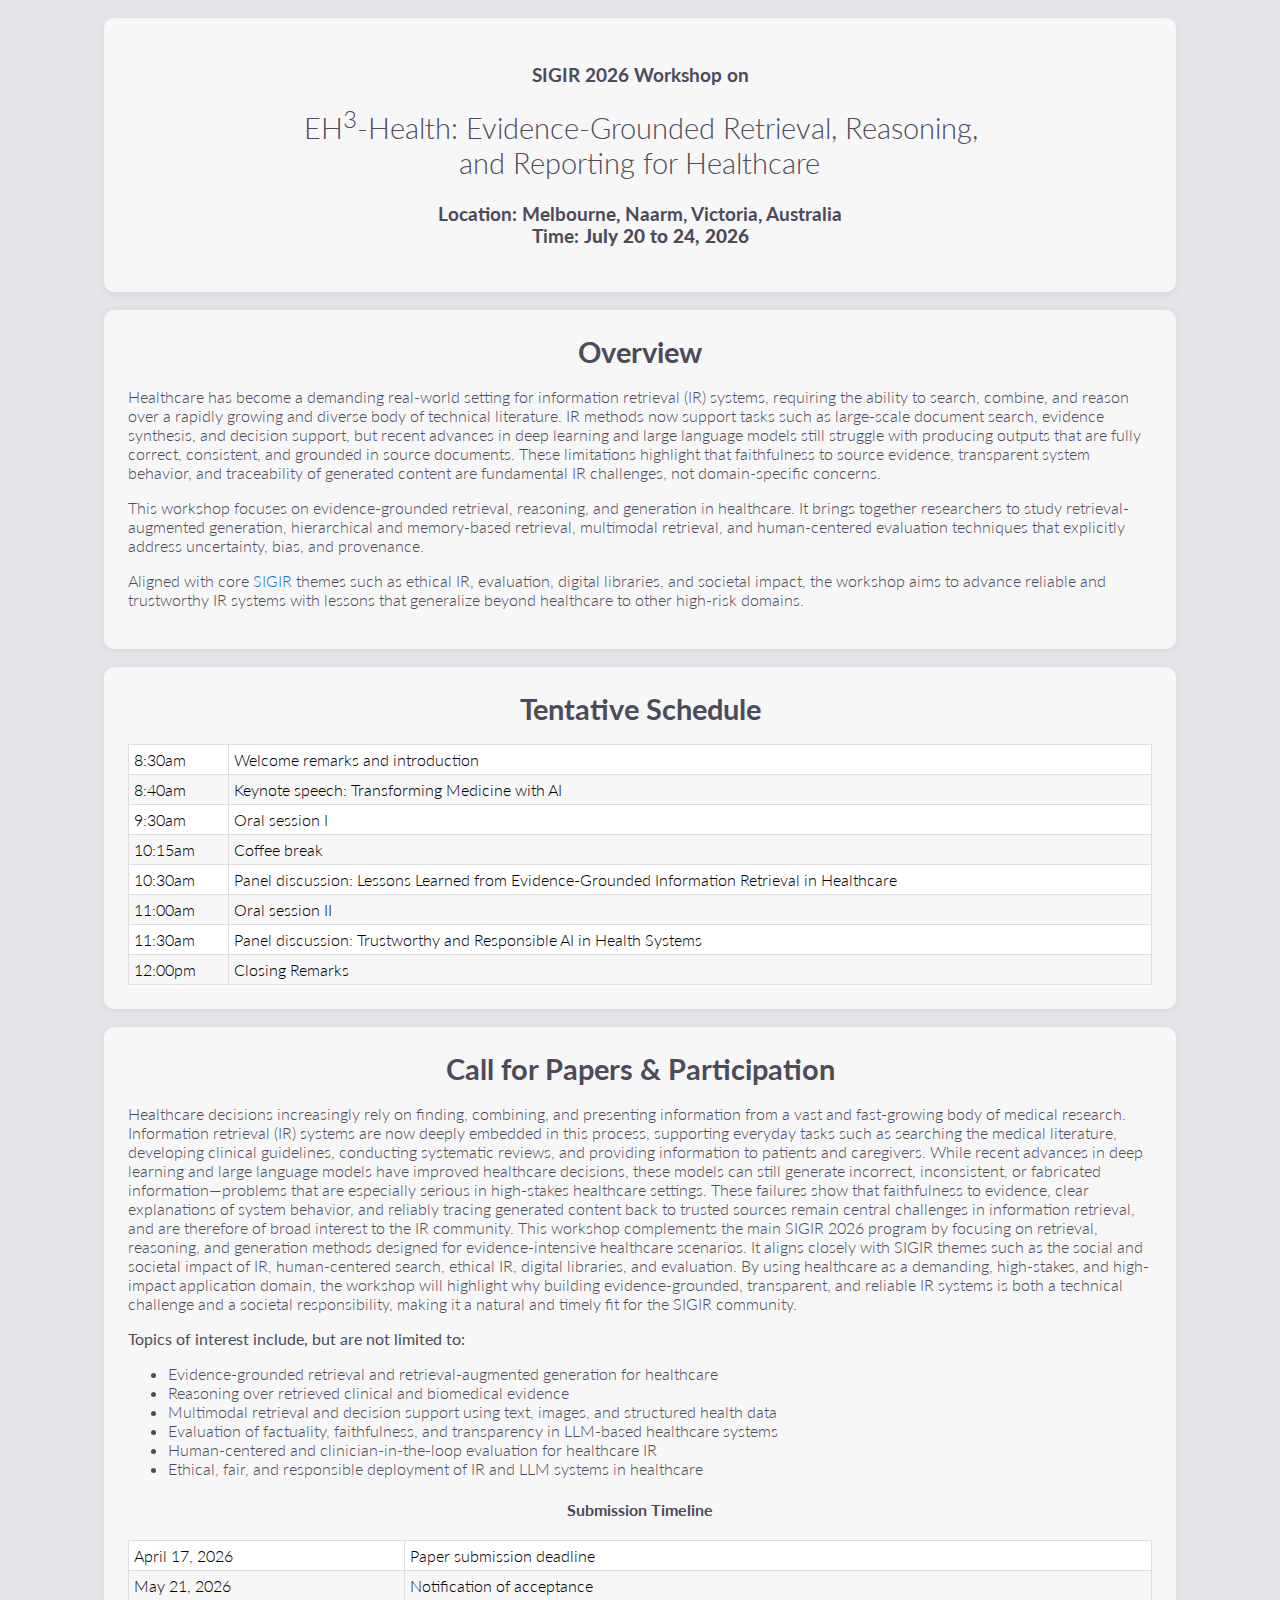
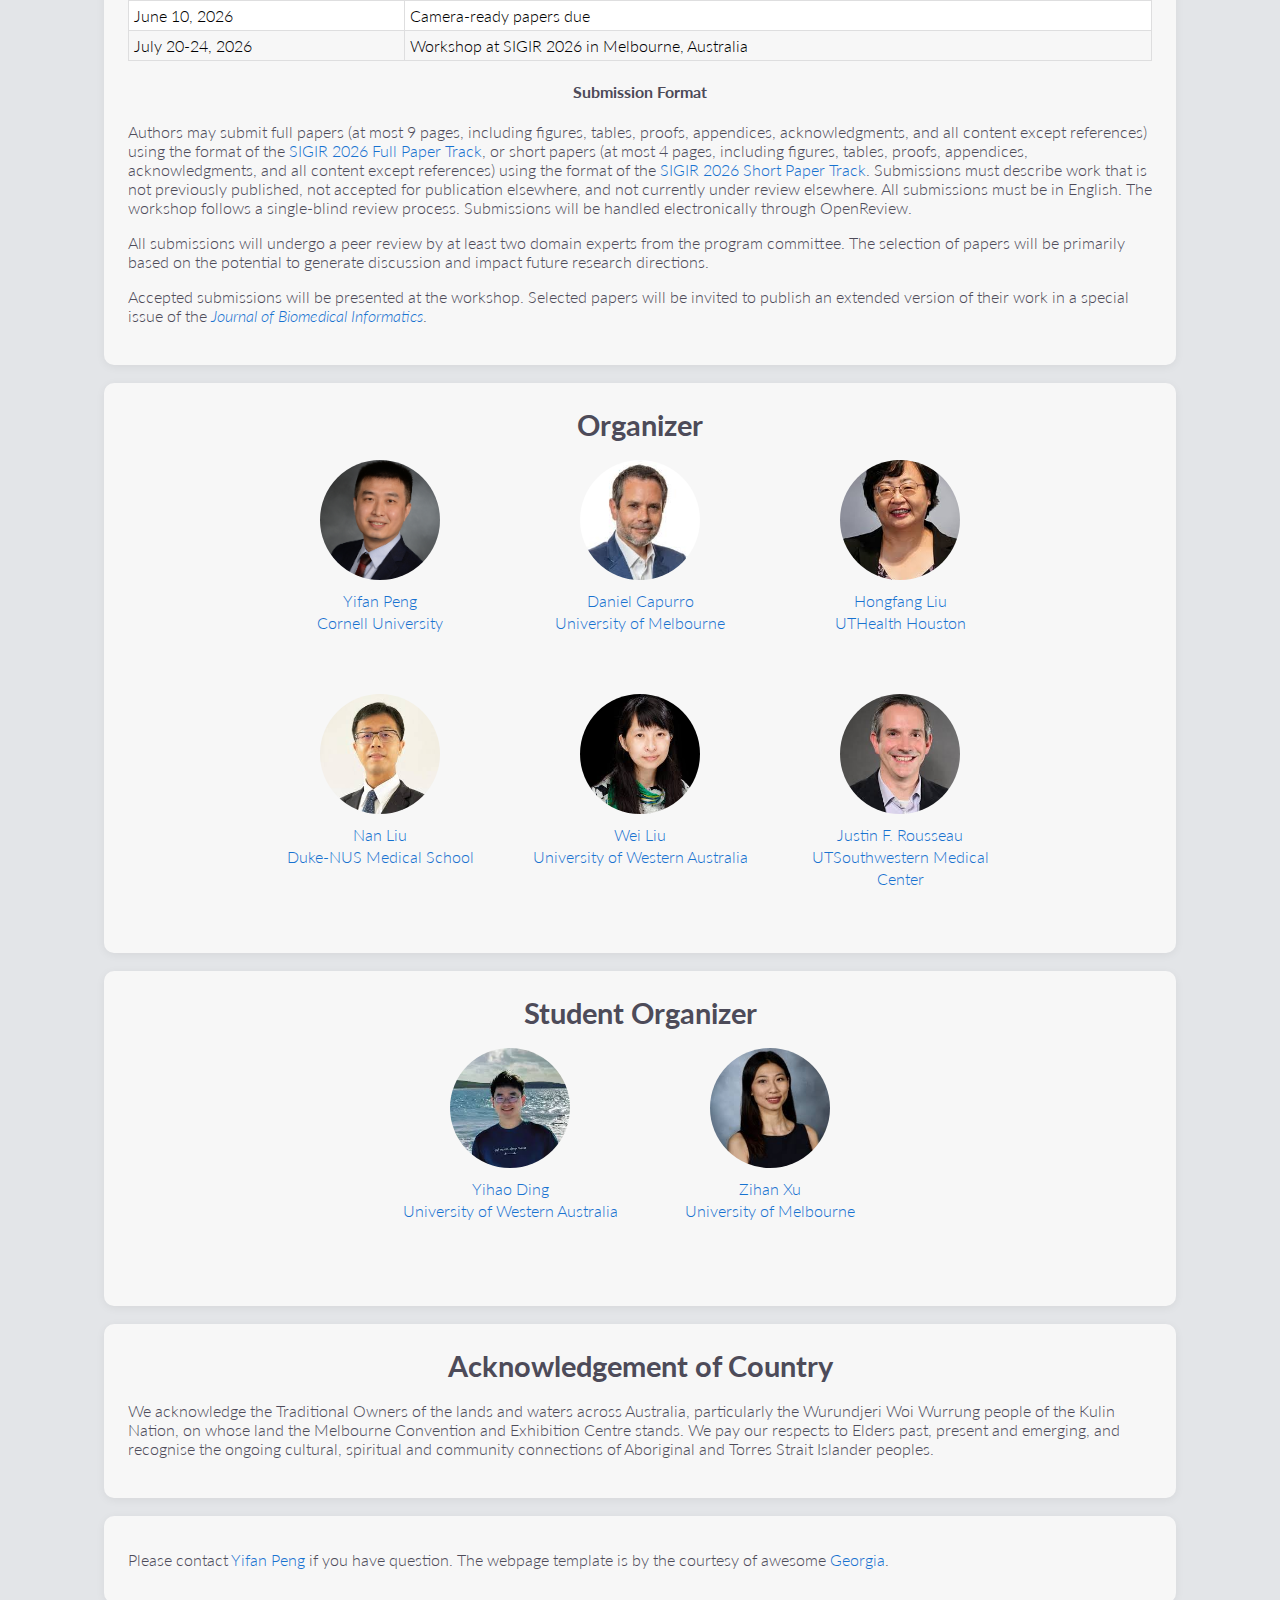
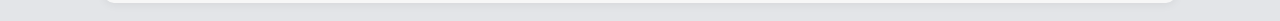
<file: index.html>
<!DOCTYPE html PUBLIC "-//W3C//DTD XHTML 1.0 Transitional//EN" "http://www.w3.org/TR/xhtml1/DTD/xhtml1-transitional.dtd">
<html xmlns="http://www.w3.org/1999/xhtml">
<head>
<meta http-equiv="Content-Type" content="text/html; charset=utf-8" />
<title>SIGIR 2026 Workshop on ER3-Health - Evidence-Grounded Retrieval, Reasoning, and Reporting for Healthcare</title>
<link href='http://fonts.googleapis.com/css?family=Lato:400,700' rel='stylesheet' type='text/css'/>
<link href="css/style.css" rel="stylesheet" type="text/css"/>
</head>

<body>
<!-- ===== Top Navigation Bar ===== -->
<!-- <div class="topnav">
  <div class="topnav-inner">
    <span class="brand">ER<sup>3</sup> Health Workshop</span>
    <a href="index.html">Home</a>
    <a href="call.html">Call for Papers</a>
  </div>
</div>
<br> -->
<div class="container">
  <table border="0" align="center">
    <tr>
      <td width="700" align="center" valign="middle"><h3>SIGIR 2026 Workshop on</h3>
      <span class="title">EH<sup>3</sup>-Health: Evidence-Grounded Retrieval, Reasoning, and Reporting for Healthcare</span></td>
    </tr>
    <tr>
      <td colspan="3" align="center">
        <h3>
          Location: Melbourne, Naarm, Victoria, Australia<br />
          Time: <b>July 20 to 24, 2026</b>
        </h3>
      </td>
    </tr>
  </table>
<!--   <p><img src="figures/teaser.jpg" width="1000" align="middle" /></p> -->
</div>


<div class="container">
  <h2>Overview</h2>
    <div class="overview">
    <p>Healthcare has become a demanding real-world setting for information retrieval (IR) systems, requiring the ability to search, combine, and reason over a rapidly growing and diverse body of technical literature. IR methods now support tasks such as large-scale document search, evidence synthesis, and decision support, but recent advances in deep learning and large language models still struggle with producing outputs that are fully correct, consistent, and grounded in source documents. These limitations highlight that faithfulness to source evidence, transparent system behavior, and traceability of generated content are fundamental IR challenges, not domain-specific concerns. </p>

    <p>This workshop focuses on evidence-grounded retrieval, reasoning, and generation in healthcare. It brings together researchers to study retrieval-augmented generation, hierarchical and memory-based retrieval, multimodal retrieval, and human-centered evaluation techniques that explicitly address uncertainty, bias, and provenance.</p>

    <p> Aligned with core <a href="https://sigir2026.org/en-AU">SIGIR</a> themes such as ethical IR, evaluation, digital libraries, and societal impact, the workshop aims to advance reliable and trustworthy IR systems with lessons that generalize beyond healthcare to other high-risk domains.</p>
    </div>
</div>


<div class="container">
  <h2>Tentative Schedule</h2>
<div class="table_component" role="region" tabindex="0">
<table>
    <tbody>
        <tr>
            <td>8:30am</td>
            <td>Welcome remarks and introduction</td>
        </tr>
        <tr>
            <td>8:40am</td>
            <td>Keynote speech: Transforming Medicine with AI</td>
        </tr>
        <tr>
            <td>9:30am</td>
            <td>Oral session I</td>
        </tr>
        <tr>
            <td>10:15am</td>
            <td>Coffee break</td>
        </tr>
        <tr>
            <td>10:30am</td>
            <td>Panel discussion: Lessons Learned from Evidence-Grounded Information Retrieval in Healthcare</td>
        </tr>
        <tr>
            <td>11:00am</td>
            <td>Oral session II</td>
        </tr>
        <tr>
            <td>11:30am</td>
            <td>Panel discussion: Trustworthy and Responsible AI in Health Systems</td>
        </tr>
        <tr>
            <td>12:00pm</td>
            <td>Closing Remarks</td>
        </tr>
    </tbody>
</table>
</div>
</div>

<div class="container">
  <h2>Call for Papers & Participation</h2>
  <div class="overview">
    <p>Healthcare decisions increasingly rely on finding, combining, and presenting information from a vast and fast-growing body of medical research. Information retrieval (IR) systems are now deeply embedded in this process, supporting everyday tasks such as searching the medical literature, developing clinical guidelines, conducting systematic reviews, and providing information to patients and caregivers. While recent advances in deep learning and large language models have improved healthcare decisions, these models can still generate incorrect, inconsistent, or fabricated information—problems that are especially serious in high-stakes healthcare settings. These failures show that faithfulness to evidence, clear explanations of system behavior, and reliably tracing generated content back to trusted sources remain central challenges in information retrieval, and are therefore of broad interest to the IR community. This workshop complements the main SIGIR 2026 program by focusing on retrieval, reasoning, and generation methods designed for evidence-intensive healthcare scenarios. It aligns closely with SIGIR themes such as the social and societal impact of IR, human-centered search, ethical IR, digital libraries, and evaluation. By using healthcare as a demanding, high-stakes, and high-impact application domain, the workshop will highlight why building evidence-grounded, transparent, and reliable IR systems is both a technical challenge and a societal responsibility, making it a natural and timely fit for the SIGIR community.</p>

    <p><b>Topics of interest include, but are not limited to:</b></p>
    <ul>
      <li>Evidence-grounded retrieval and retrieval-augmented generation for healthcare</li>
      <li>Reasoning over retrieved clinical and biomedical evidence</li>
      <li>Multimodal retrieval and decision support using text, images, and structured health data</li>
      <li>Evaluation of factuality, faithfulness, and transparency in LLM-based healthcare systems</li>
      <li>Human-centered and clinician-in-the-loop evaluation for healthcare IR</li>
      <li>Ethical, fair, and responsible deployment of IR and LLM systems in healthcare</li>
    </ul>
  </div>

  <h4>Submission Timeline</h4>
<div class="table_component" role="region" tabindex="0">
<table>
    <tbody>
        <tr>
            <td>April 17, 2026</td>
            <td>Paper submission deadline</td>
        </tr>
        <tr>
            <td>May 21, 2026</td>
            <td>Notification of acceptance</td>
        </tr>
        <tr>
            <td>June 10, 2026</td>
            <td>Camera-ready papers due</td>
        </tr>
        <tr>
            <td>July 20-24, 2026</td>
            <td>Workshop at SIGIR 2026 in Melbourne, Australia</td>
        </tr>
    </tbody>
</table>
</div>

  <h4>Submission Format</h4>
    <div class="overview">
    <p>Authors may submit full papers (at most 9 pages, including figures, tables, proofs, appendices, acknowledgments, and all content except references) using the format of the <a href="https://sigir2026.org/en-AU/pages/submissions/full-papers-track">SIGIR 2026 Full Paper Track</a>, or short papers (at most 4 pages, including figures, tables, proofs, appendices, acknowledgments, and all content except references) using the format of the <a href="https://sigir2026.org/en-AU/pages/submissions/short-papers-track">SIGIR 2026 Short Paper Track</a>. Submissions must describe work that is not previously published, not accepted for publication elsewhere, and not currently under review elsewhere. All submissions must be in English. The workshop follows a single-blind review process. Submissions will be handled electronically through OpenReview.</p>
    <p>All submissions will undergo a peer review by at least two domain experts from the program committee. The selection of papers will be primarily based on the potential to generate discussion and impact future research directions.</p>
    <p>Accepted submissions will be presented at the workshop. Selected papers will be invited to publish an extended version of their work in a special issue of the <i><a href="https://www.sciencedirect.com/journal/journal-of-biomedical-informatics">Journal of Biomedical Informatics</a></i>.</p>
    </div>
</div>

<div class="container">
  <h2>Organizer</h2>
  <div class="organizer-row">
      <div class="instructor">
        <a href="https://penglab.weill.cornell.edu/">
          <div class="instructorphoto"><img src="figures/yifan_peng.jpg"></div>
          <div>Yifan Peng<br>Cornell University<br></div>
        </a>
      </div>
      <div class="instructor">
        <a href="https://findanexpert.unimelb.edu.au/profile/852679-daniel-capurro-nario">
          <div class="instructorphoto"><img src="figures/Daniel.jpg"></div>
          <div>Daniel Capurro<br>University of Melbourne<br></div>
        </a>
      </div>

      <div class="instructor">
        <a href="https://sbmi.uth.edu/faculty-and-staff/hongfang-liu.htm">
          <div class="instructorphoto"><img src="figures/hongfang.jpg"></div>
          <div>Hongfang Liu<br>UTHealth Houston<br></div>
        </a>
      </div>
  </div>
  <div class="organizer-row">
      <div class="instructor">
        <a href="https://www.duke-nus.edu.sg/directory/detail/liu-nan">
          <div class="instructorphoto"><img src="figures/nan.jpg"></div>
          <div>Nan Liu<br>Duke-NUS Medical School<br></div>
        </a>
      </div>
      <div class="instructor">
        <a href="https://research-repository.uwa.edu.au/en/persons/wei-liu/">
          <div class="instructorphoto"><img src="figures/wei.jpg"></div>
          <div>Wei Liu<br>University of Western Australia<br></div>
        </a>
      </div>
      <div class="instructor">
        <a href="https://profiles.utsouthwestern.edu/profile/224197/justin-rousseau.html">
          <div class="instructorphoto"><img src="figures/justin.jpg"></div>
          <div>Justin F. Rousseau<br>UTSouthwestern Medical Center<br></div>
        </a>
      </div>
  </div>
</div>

<div class="container">
  <h2>Student Organizer</h2>
  <div class="organizer-row">
      <div class="instructor">
        <a href="https://research-repository.uwa.edu.au/en/persons/yihao-ding/">
          <div class="instructorphoto"><img src="figures/yihao.jpg"></div>
          <div>Yihao Ding<br>University of Western Australia<br></div>
        </a>
      </div>
      <div class="instructor">
        <a href="https://cis.unimelb.edu.au/people/graduate-researchers/artificial-intelligence/zihan-xu">
          <div class="instructorphoto"><img src="figures/zihan.jpg"></div>
          <div>Zihan Xu<br>University of Melbourne<br></div>
        </a>
      </div>

  </div>
</div>

<div class="container">
  <h2>Acknowledgement of Country</h2>
  <div class="overview">
    <p>We acknowledge the Traditional Owners of the lands and waters across Australia, particularly the Wurundjeri Woi Wurrung people of the Kulin Nation, on whose land the Melbourne Convention and Exhibition Centre stands. We pay our respects to Elders past, present and emerging, and recognise the ongoing cultural, spiritual and community connections of Aboriginal and Torres Strait Islander peoples.</p>
  </div>
</div>
<div class="containersmall">
    <p>Please contact <a href="yip4002@med.cornell.edu">Yifan Peng</a> if you have question. The webpage template is by the courtesy of awesome <a href="https://gkioxari.github.io/">Georgia</a>.</p>
</div>

<!--<p align="center" class="acknowledgement">Last updated: Jan. 6, 2017</p>-->
</body>
</html>
</file>
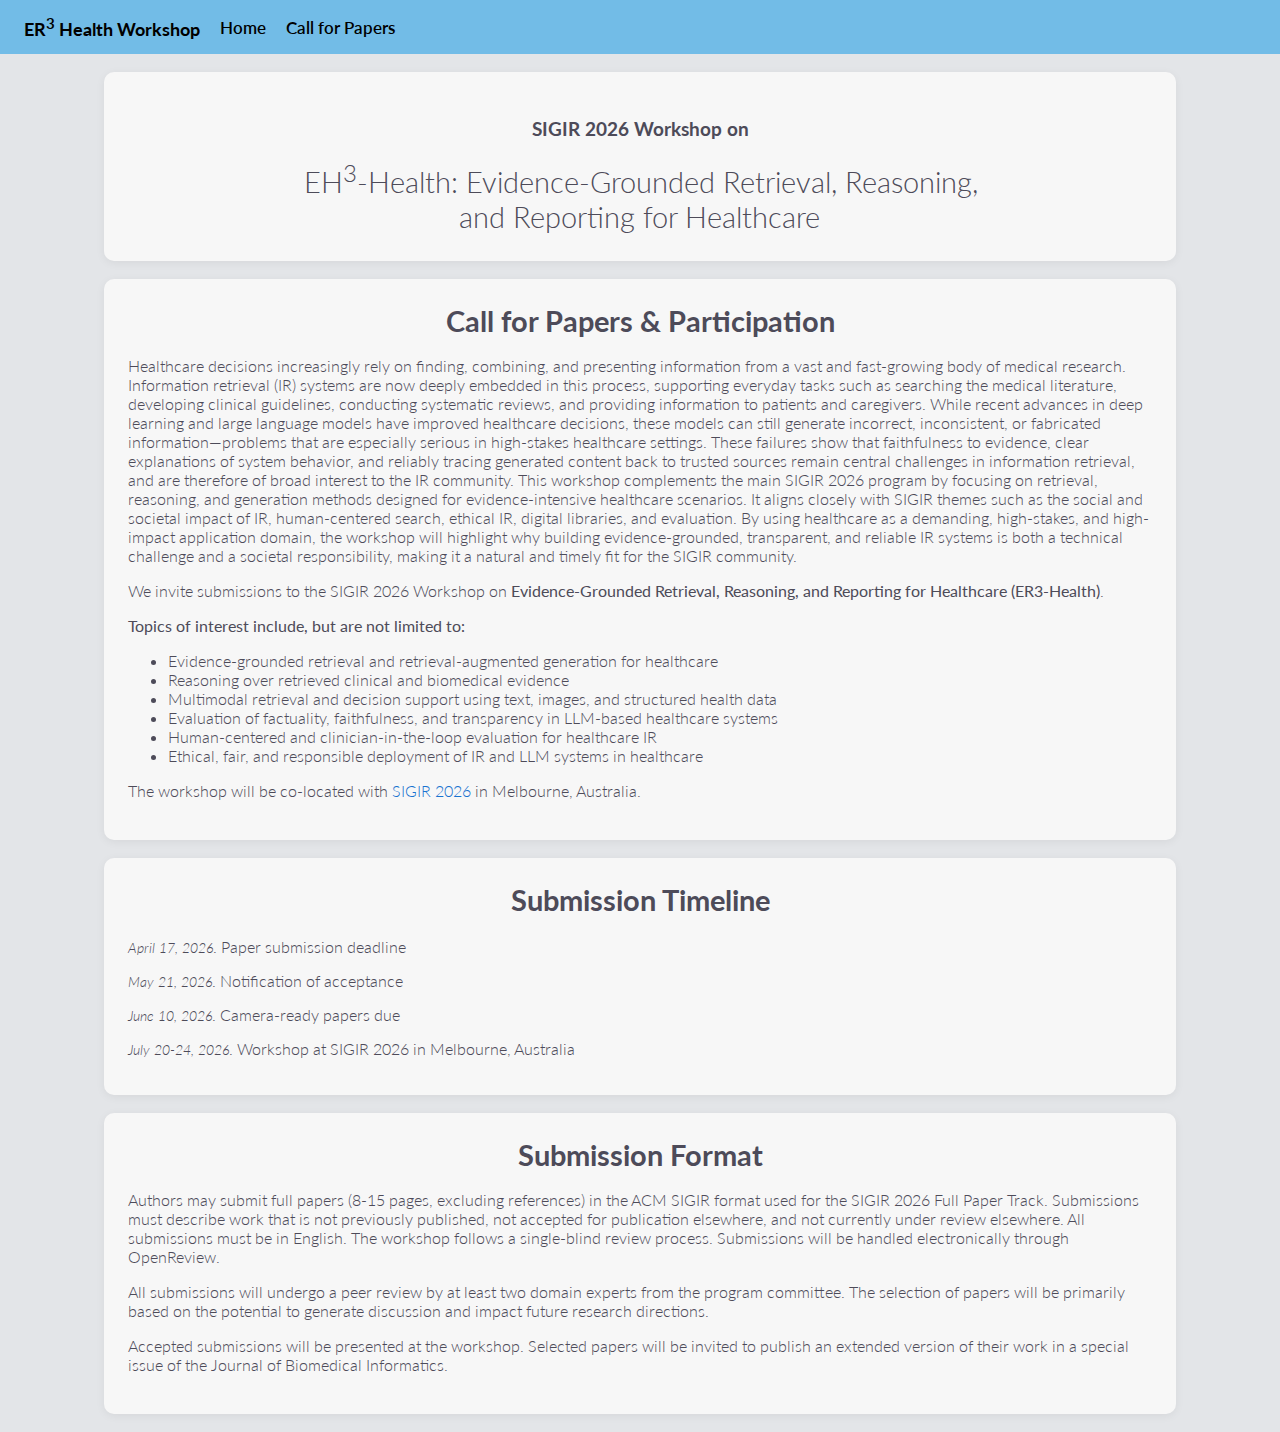
<file: call.html>
<!DOCTYPE html PUBLIC "-//W3C//DTD XHTML 1.0 Transitional//EN" "http://www.w3.org/TR/xhtml1/DTD/xhtml1-transitional.dtd">
<html xmlns="http://www.w3.org/1999/xhtml">
<head>
<meta http-equiv="Content-Type" content="text/html; charset=utf-8" />
<title>Call for Papers | SIGIR 2026 ER3-Health Workshop</title>
<link href='http://fonts.googleapis.com/css?family=Lato:400,700' rel='stylesheet' type='text/css'>
<link href="css/style.css" rel="stylesheet" type="text/css" />
</head>

<body>
<!-- ===== Top Navigation Bar ===== -->
<div class="topnav">
  <div class="topnav-inner">
    <span class="brand">ER<sup>3</sup> Health Workshop</span>
    <a href="index.html">Home</a>
    <a href="call.html">Call for Papers</a>
  </div>
</div>
<div class="container">
  <table border="0" align="center">
    <tr>
      <td width="700" align="center" valign="middle"><h3>SIGIR 2026 Workshop on</h3>
      <span class="title">EH<sup>3</sup>-Health: Evidence-Grounded Retrieval, Reasoning, and Reporting for Healthcare</span></td>
    </tr>
  </table>
<!--   <p><img src="figures/teaser.jpg" width="1000" align="middle" /></p> -->
</div>
<div class="container">
  <h2>Call for Papers & Participation</h2>

  <div class="overview">
    <p>Healthcare decisions increasingly rely on finding, combining, and presenting information from a vast and fast-growing body of medical research. Information retrieval (IR) systems are now deeply embedded in this process, supporting everyday tasks such as searching the medical literature, developing clinical guidelines, conducting systematic reviews, and providing information to patients and caregivers. While recent advances in deep learning and large language models have improved healthcare decisions, these models can still generate incorrect, inconsistent, or fabricated information—problems that are especially serious in high-stakes healthcare settings. These failures show that faithfulness to evidence, clear explanations of system behavior, and reliably tracing generated content back to trusted sources remain central challenges in information retrieval, and are therefore of broad interest to the IR community. This workshop complements the main SIGIR 2026 program by focusing on retrieval, reasoning, and generation methods designed for evidence-intensive healthcare scenarios. It aligns closely with SIGIR themes such as the social and societal impact of IR, human-centered search, ethical IR, digital libraries, and evaluation. By using healthcare as a demanding, high-stakes, and high-impact application domain, the workshop will highlight why building evidence-grounded, transparent, and reliable IR systems is both a technical challenge and a societal responsibility, making it a natural and timely fit for the SIGIR community.</p>
    <p>
      We invite submissions to the SIGIR 2026 Workshop on
      <b>Evidence-Grounded Retrieval, Reasoning, and Reporting for Healthcare (ER3-Health)</b>.
    </p>

    <p><b>Topics of interest include, but are not limited to:</b></p>
    <ul>
      <li>Evidence-grounded retrieval and retrieval-augmented generation for healthcare</li>
      <li>Reasoning over retrieved clinical and biomedical evidence</li>
      <li>Multimodal retrieval and decision support using text, images, and structured health data</li>
      <li>Evaluation of factuality, faithfulness, and transparency in LLM-based healthcare systems</li>
      <li>Human-centered and clinician-in-the-loop evaluation for healthcare IR</li>
      <li>Ethical, fair, and responsible deployment of IR and LLM systems in healthcare</li>
    </ul>
    <p>The workshop will be co-located with <a href="https://sigir2026.org/en-AU">SIGIR 2026</a> in Melbourne, Australia.</p>
  </div>
</div>

<div class="container">
    <h2>Submission Timeline</h2>
        <div class="schedule">
        <p><span class="announce_date">April 17, 2026</span>. Paper submission deadline</p>
        <p><span class="announce_date">May 21, 2026</span>. Notification of acceptance</p>
        <p><span class="announce_date">June 10, 2026</span>. Camera-ready papers due</p>
        <p><span class="announce_date">July 20-24, 2026</span>. Workshop at SIGIR 2026 in Melbourne, Australia</p>
        </div>
</div>
<div class="container">
    <h2>Submission Format</h2>
    <div class="overview">
    <p>Authors may submit full papers (8-15 pages, excluding references) in the ACM SIGIR format used for the SIGIR 2026 Full Paper Track. Submissions must describe work that is not previously published, not accepted for publication elsewhere, and not currently under review elsewhere. All submissions must be in English. The workshop follows a single-blind review process. Submissions will be handled electronically through OpenReview.</p>
    <p>All submissions will undergo a peer review by at least two domain experts from the program committee. The selection of papers will be primarily based on the potential to generate discussion and impact future research directions.</p>
    <p>Accepted submissions will be presented at the workshop. Selected papers will be invited to publish an extended version of their work in a special issue of the Journal of Biomedical Informatics.</p>
    </div>
</div>

</body>
</html>
</file>
<file: css/style.css>
/* CSS Document */

 
body {
	/*background: #f7f7f7;*/
	background: #e3e5e8;
	color: #f7f7f7;
    font-family: 'Lato', Verdana, Helvetica, sans-serif;;
    font-weight: 300;
	font-size:16px;
	margin:0;
	padding: 0;
}

/* Headings */

h1 {
  	font-size:30pt;
}

h2 {
	font-size:22pt;
}

h3 {
  	font-size:14pt;
}


/* Hyperlinks */

a:link {
  color: #1772d0;
  text-decoration: none;
}

a:visited {
  color: #1772d0;
  text-decoration: none;
}

a:active {
  color: red;
  text-decoration: none;
}

a:hover {
	color: #f09228;
  text-decoration: none;
}


/* Main page container */


.container {
  width: 1024px;
  margin: 18px auto;                
  padding: 24px 24px;               
  text-align: center;
  color: #4d4b59;
  background: #f7f7f7;

  border-radius: 10px;              
  box-shadow: 0 2px 10px rgba(0,0,0,0.06);
}
.container h2 {
  margin-top: 0;          
  margin-bottom: 18px;    
}
.overview {
	text-align: left;
}


.containersmall {
  max-width: 1024px;
  width: 100%;
  margin: 18px auto;
  padding: 18px 24px;
  text-align: left;
  color: #4d4b59;
  background: #f7f7f7;

  border-radius: 10px;
  box-shadow: 0 2px 10px rgba(0,0,0,0.06);
}


.schedule {
  width: 100%;          /* ✅ 和 container 同宽 */
  max-width: none;      /* ✅ 别限制 700 */
  margin: 0;            /* ✅ 不需要 auto 居中，因为它本来就在 container 里 */
  padding: 0;           /* ✅ 不要再套一层 padding（否则像贴/像重复边距） */
  text-align: left;
  background: transparent;  /* ✅ 不要再白底，否则白底叠白底很怪 */
}
.schedule p {
  margin: 10px 0;
  line-height: 1.5;
}


/* Title and menu */

.title{
	font-size: 22pt;
	margin: 1px;
}

.menubar {
  white-space: nowrap;
  margin-bottom: 0em;
  text-align:center;
  font-size:16px;
}


/* Announcements */

.announce_date {
	font-size: .875em;
	font-style: italic;
}
.announce {
	font-size: inherit;
}
.schedule_week {
	font-size: small;
	background-color: #CCF;
}


/* Schedule */

/*table.schedule {
	border-width: 1px;
	border-spacing: 2px;
	border-style: none;
	border-color: #000;
	border-collapse: collapse;
	background-color: white;
}

p.subtitle {
	text-indent: -5em;
	margin-left: 5em;
}

/* Notes */

table.notes {
	border: none;
	border-collapse: collapse;
}

.notes td {
	border-bottom: 1px solid;
	padding-bottom: 5px;
	padding-top: 5px;
}*/


.table_component {
    overflow: auto;
    width: 100%;
}

.table_component table {
    border: 1px solid #dededf;
    height: 100%;
    width: 100%;
    table-layout: auto;
    border-collapse: collapse;
    border-spacing: 1px;
    text-align: left;
}

.table_component caption {
    caption-side: top;
    text-align: left;
}

.table_component th {
    border: 1px solid #dededf;
    background-color: #eceff1;
    color: #000000;
    padding: 5px;
}

.table_component td {
    border: 1px solid #dededf;
    padding: 5px;
}

.table_component tr:nth-child(even) td {
/*    background-color: #ffffff;*/
    color: #000000;
}

.table_component tr:nth-child(odd) td {
    background-color: #ffffff;
    color: #000000;
}


/* Problem sets */

table.psets {
/*	border: none;*/
	border-collapse: collapse;
}

.psets td {
	border-bottom: 1px solid;
	padding-bottom: 5px;
	padding-top: 5px;
}


.acknowledgement 
{ 
	font-size: .875em; 
}

.code { 
	font-family: "Courier New", Courier, monospace 
}

.instructorphotosmall img {
  width: 60px;
  border-radius: 60px;
  margin-bottom: 10px;
}

.instructorphoto img {
  width: 120px;
  height: 120px;
  object-fit: cover;
  border-radius: 50%;
  margin-bottom: 10px;
}
.organizer-row {
  display: flex;
  justify-content: center;
  align-items: flex-start;
  margin-bottom: 40px;
}
.instructor {
  width: 220px;
  text-align: center;
  margin: 0 20px;
}
@media (max-width: 768px) {
  .organizer-row {
    flex-wrap: wrap;
  }

  .instructor {
    width: 160px;
    margin: 12px;
  }
}
@media (max-width: 768px) {
  .schedule {
    padding: 0.5em;
  }
}
@media (max-width: 768px) {
  h2 {
    font-size: 20pt;
  }

  body {
    font-size: 15px;
  }
}

.instructor a {
  display: flex;
  flex-direction: column;
  align-items: center;
  text-align: center;
}

.instructor a > div:last-child {
  min-height: 64px;      /* 关键 */
  line-height: 1.35;
}
/* ===== Top Navigation Bar ===== */

.topnav {
  width: 100%;
  background: #72bce7;   /* background color */
}

.topnav-inner {
  width: 1024px;         
  margin: 0 auto;
  width: 100%;
  padding: 14px 24px;
  display: flex;
  align-items: center;
  gap: 20px;
  flex-wrap: wrap; 
}

/* Brand */
.topnav .brand {
  font-weight: 700;
  font-size: 18px;
  color: #000;
}

/* Links */
.topnav a {
  font-size: 17px;
  font-weight: 600;
  color: #000;
}

.topnav a:hover {
  text-decoration: underline;
}
</file>
